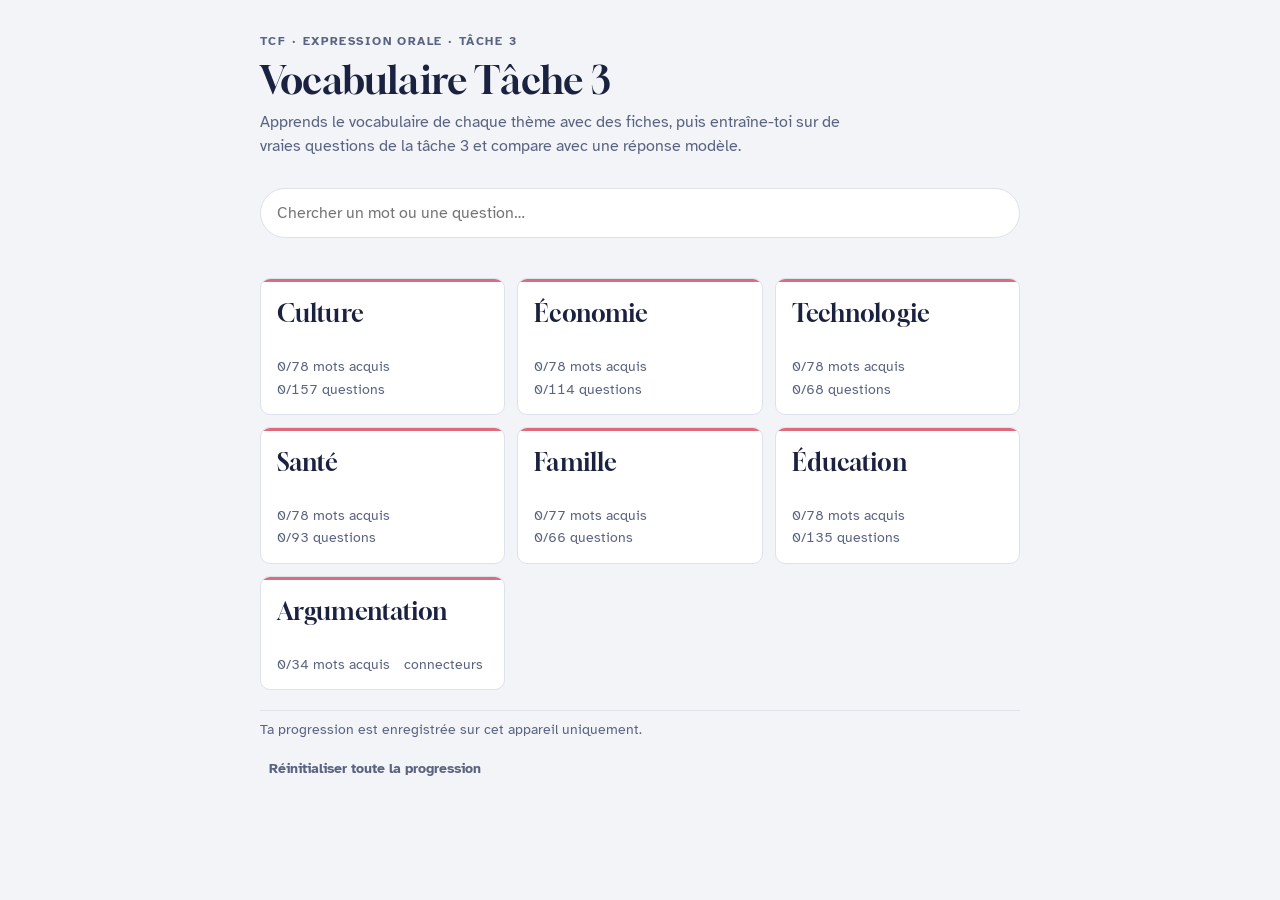
<file: index.html>
<!doctype html>
<html lang="fr">
<head>
<meta charset="utf-8">
<meta name="viewport" content="width=device-width, initial-scale=1, viewport-fit=cover">
<title>Vocabulaire Tâche 3</title>
<link rel="preconnect" href="https://fonts.googleapis.com">
<link rel="preconnect" href="https://fonts.gstatic.com" crossorigin>
<link rel="stylesheet" href="https://fonts.googleapis.com/css2?family=Atkinson+Hyperlegible:wght@400;700&family=Gloock&display=swap">
<link rel="stylesheet" href="app/styles.css">
<style>:root{padding-top:env(safe-area-inset-top,0px);padding-bottom:env(safe-area-inset-bottom,0px)}[hidden]{display:none!important}img{max-width:100%}</style>
</head>
<body>
<main id="app"></main>
<script src="app/app.js"></script>
</body>
</html>
</file>
<file: app/styles.css>
/* Layout: one centred column (max 760px). Home = category index cards; category = tabs over
   flashcards (lined "fiche bristol"), timed practice, and a word list. */
:root {
  --bg: #f2f4f8;
  --surface: #ffffff;
  --ink: #1b2240;
  --muted: #5a6380;
  --line: #dce1ec;
  --rule: #dfe7f7;
  --accent: #1f4bd8;
  --accent-ink: #ffffff;
  --margin: #d6455d;
  --good: #23824f;
  --hl: #ecf77a;
  --hl-ink: #1b2240;
  --conn: #1f4bd8;
  --shadow: 0 1px 2px rgba(27, 34, 64, .06), 0 8px 24px rgba(27, 34, 64, .06);
  --display: "Gloock", Georgia, "Times New Roman", serif;
  --body: "Atkinson Hyperlegible", system-ui, -apple-system, "Segoe UI", sans-serif;
  --radius: 10px;
}
@media (prefers-color-scheme: dark) {
  :root:not([data-theme="light"]) {
    --bg: #0f1322; --surface: #171c30; --ink: #e7eaf4; --muted: #9aa3c0; --line: #2a3150;
    --rule: #222a45; --accent: #8aa6ff; --accent-ink: #0f1322; --margin: #ff7a8e; --good: #5cc98a;
    --hl: #4f5617; --hl-ink: #f3f6d0; --conn: #8aa6ff;
    --shadow: 0 1px 2px rgba(0, 0, 0, .3), 0 8px 24px rgba(0, 0, 0, .25);
    color-scheme: dark;
  }
}
:root[data-theme="dark"] {
  --bg: #0f1322; --surface: #171c30; --ink: #e7eaf4; --muted: #9aa3c0; --line: #2a3150;
  --rule: #222a45; --accent: #8aa6ff; --accent-ink: #0f1322; --margin: #ff7a8e; --good: #5cc98a;
  --hl: #4f5617; --hl-ink: #f3f6d0; --conn: #8aa6ff;
  --shadow: 0 1px 2px rgba(0, 0, 0, .3), 0 8px 24px rgba(0, 0, 0, .25);
  color-scheme: dark;
}

* { box-sizing: border-box; }
html, body { background: var(--bg); color: var(--ink); }
body {
  margin: 0;
  font: 16px/1.5 var(--body);
  padding-left: max(16px, env(safe-area-inset-left, 0px));
  padding-right: max(16px, env(safe-area-inset-right, 0px));
  padding-block: 0 48px;
}
#app { max-width: 760px; margin: 0 auto; display: flex; flex-direction: column; gap: 20px; }
h1, h2, h3 { font-family: var(--display); font-weight: 400; margin: 0; text-wrap: balance; letter-spacing: .005em; }
h1 { font-size: 2.4rem; line-height: 1.05; }
h2 { font-size: 1.7rem; line-height: 1.15; }
h3 { font-size: 1.25rem; }
p { margin: 0; }
button, input, select { font: inherit; color: inherit; }
button { cursor: pointer; }
:focus-visible { outline: 2px solid var(--accent); outline-offset: 2px; }
.muted { color: var(--muted); }
.small { font-size: .875rem; }
.eyebrow { font-size: .75rem; letter-spacing: .12em; text-transform: uppercase; color: var(--muted); font-weight: 700; }
.loading { padding: 64px 0; text-align: center; color: var(--muted); }

/* buttons */
.btn {
  border: 1px solid var(--line); background: var(--surface); border-radius: 999px;
  padding: 9px 16px; font-weight: 700; display: inline-flex; align-items: center; gap: 8px;
  transition: background .15s, border-color .15s;
}
.btn:hover { border-color: var(--accent); }
.btn.primary { background: var(--accent); border-color: var(--accent); color: var(--accent-ink); }
.btn.good { background: var(--good); border-color: var(--good); color: var(--accent-ink); }
.btn.bad { background: transparent; border-color: var(--margin); color: var(--margin); }
.btn.ghost { background: transparent; border-color: transparent; padding-inline: 8px; color: var(--muted); }
.btn.ghost:hover { color: var(--ink); }
.btn[disabled] { opacity: .45; cursor: default; }
.row { display: flex; flex-wrap: wrap; gap: 8px; align-items: center; }
.spread { justify-content: space-between; }

/* top bar */
.topbar {
  position: sticky; top: env(safe-area-inset-top, 0px); z-index: 5;
  background: var(--bg); padding-block: 12px; display: flex; align-items: center; gap: 8px;
  border-bottom: 1px solid var(--line);
}
.topbar h2 { flex: 1; min-width: 0; font-size: 1.4rem; overflow: hidden; text-overflow: ellipsis; white-space: nowrap; }

/* home */
.hero { padding-top: 32px; display: flex; flex-direction: column; gap: 10px; }
.hero p { max-width: 60ch; color: var(--muted); }
.search { width: 100%; padding: 12px 16px; border: 1px solid var(--line); border-radius: 999px; background: var(--surface); }
.cats { display: grid; grid-template-columns: repeat(auto-fill, minmax(220px, 1fr)); gap: 12px; }
.cat {
  text-align: left; border: 1px solid var(--line); background: var(--surface); border-radius: var(--radius);
  padding: 16px 16px 14px; display: flex; flex-direction: column; gap: 10px; position: relative; overflow: hidden;
}
.cat::before { content: ""; position: absolute; left: 0; right: 0; top: 0; height: 3px; background: var(--margin); opacity: .8; }
.cat:hover { border-color: var(--accent); }
.cat h3 { font-size: 1.5rem; }
.cat .stats { display: flex; flex-wrap: wrap; column-gap: 14px; row-gap: 2px; white-space: nowrap; font-size: .85rem; color: var(--muted); font-variant-numeric: tabular-nums; }
.bar { height: 6px; border-radius: 3px; background: var(--rule); overflow: hidden; display: flex; }
.bar i { display: block; height: 100%; }
.bar .m { background: var(--good); }
.bar .s { background: var(--accent); opacity: .45; }
.results { display: flex; flex-direction: column; gap: 6px; }
.result { text-align: left; border: 1px solid var(--line); background: var(--surface); border-radius: 8px; padding: 10px 14px; display: flex; flex-direction: column; gap: 2px; }
.result:hover { border-color: var(--accent); }
.footer { display: flex; flex-direction: column; gap: 8px; align-items: flex-start; padding-top: 8px; border-top: 1px solid var(--line); }

/* tabs */
.tabs { display: flex; gap: 4px; border-bottom: 1px solid var(--line); overflow-x: auto; }
.tab { border: 0; background: none; padding: 10px 14px; font-weight: 700; color: var(--muted); border-bottom: 3px solid transparent; margin-bottom: -1px; white-space: nowrap; }
.tab[aria-selected="true"] { color: var(--ink); border-color: var(--accent); }

/* chips */
.chips { display: flex; flex-wrap: wrap; gap: 6px; }
.chip { border: 1px solid var(--line); background: var(--surface); border-radius: 999px; padding: 5px 12px; font-size: .85rem; font-weight: 700; }
.chip[aria-pressed="true"] { background: var(--ink); color: var(--bg); border-color: var(--ink); }
.badge { display: inline-block; font-size: .7rem; font-weight: 700; letter-spacing: .08em; text-transform: uppercase; color: var(--muted); border: 1px solid var(--line); border-radius: 4px; padding: 1px 6px; }

/* flashcard: a lined index card */
.deck { display: flex; flex-direction: column; gap: 14px; }
.progress { display: flex; align-items: center; gap: 12px; font-variant-numeric: tabular-nums; font-size: .9rem; color: var(--muted); }
.progress .bar { flex: 1; }
.card {
  position: relative; border-radius: 6px; background-color: var(--surface); box-shadow: var(--shadow);
  border: 1px solid var(--line); min-height: 300px; padding: 52px 24px 24px; cursor: pointer;
  background-image:
    linear-gradient(var(--margin), var(--margin)),
    repeating-linear-gradient(to bottom, transparent 0 31px, var(--rule) 31px 32px);
  background-size: 100% 2px, 100% 100%;
  background-position: 0 40px, 0 40px;
  background-repeat: no-repeat, no-repeat;
  display: flex; flex-direction: column; justify-content: center; gap: 16px; text-align: center;
  user-select: none;
}
.card .meta { position: absolute; top: 10px; left: 16px; right: 16px; display: flex; justify-content: space-between; align-items: center; }
.card .word { font-family: var(--display); font-size: clamp(2rem, 7vw, 2.9rem); line-height: 1.1; overflow-wrap: anywhere; }
.card .en { font-size: 1.35rem; font-weight: 700; }
.card .fr-small { font-family: var(--display); font-size: 1.6rem; line-height: 1.15; }
.card .ex { font-size: 1.05rem; line-height: 1.6; text-align: left; max-width: 60ch; margin: 0 auto; }
.card .ex b { background: var(--hl); color: var(--hl-ink); padding: 0 2px; border-radius: 2px; }
.card .hint { font-size: .85rem; color: var(--muted); }
.card .stage { display: flex; gap: 3px; }
.card .stage i { width: 7px; height: 7px; border-radius: 50%; background: var(--line); }
.card .stage i.on { background: var(--good); }
.answer { display: grid; grid-template-columns: 1fr 1fr; gap: 10px; }
.answer .btn { justify-content: center; padding-block: 13px; }
.settings { display: flex; flex-direction: column; gap: 10px; padding: 14px; border: 1px dashed var(--line); border-radius: var(--radius); }
.settings label { font-size: .8rem; font-weight: 700; color: var(--muted); }
.summary { display: flex; flex-direction: column; gap: 16px; padding: 28px 24px; background: var(--surface); border: 1px solid var(--line); border-radius: var(--radius); }
.summary .nums { display: flex; gap: 28px; font-variant-numeric: tabular-nums; }
.summary .nums b { display: block; font-family: var(--display); font-size: 2.2rem; font-weight: 400; }
.kbd { font-size: .75rem; color: var(--muted); }

/* practice */
.qlist { display: flex; flex-direction: column; gap: 6px; }
.qitem { text-align: left; border: 1px solid var(--line); background: var(--surface); border-radius: 8px; padding: 12px 14px; display: grid; grid-template-columns: 22px 1fr; gap: 10px; align-items: start; }
.qitem:hover { border-color: var(--accent); }
.qitem .tick { color: var(--good); font-weight: 700; }
.question { font-family: var(--display); font-size: clamp(1.45rem, 4.6vw, 2rem); line-height: 1.25; }
.stagebox { display: flex; flex-direction: column; gap: 16px; padding: 22px; background: var(--surface); border: 1px solid var(--line); border-radius: var(--radius); }
.timer { font-family: var(--display); font-size: clamp(3.4rem, 15vw, 5.2rem); line-height: 1; font-variant-numeric: tabular-nums; letter-spacing: .02em; }
.timer.low { color: var(--margin); }
.hints { display: flex; flex-wrap: wrap; gap: 6px; }
.hints span { border: 1px solid var(--line); border-radius: 6px; padding: 4px 10px; font-size: .9rem; background: var(--bg); }
.hints span em { font-style: normal; color: var(--muted); }
.rec { display: flex; flex-wrap: wrap; gap: 10px; align-items: center; }
.rec audio { max-width: 100%; }
.dot { width: 10px; height: 10px; border-radius: 50%; background: var(--margin); display: inline-block; animation: pulse 1s infinite; }
@keyframes pulse { 50% { opacity: .3; } }
.response { display: flex; flex-direction: column; gap: 14px; font-size: 1.05rem; line-height: 1.75; }
.response p { max-width: 68ch; }
.response mark { background: var(--hl); color: var(--hl-ink); border-radius: 2px; padding: 0 1px; cursor: pointer; }
.response .c { color: var(--conn); font-weight: 700; cursor: pointer; text-decoration: underline; text-decoration-thickness: 1px; text-underline-offset: 3px; }
.response.struct { gap: 18px; }
.response.struct section { display: flex; flex-direction: column; gap: 4px; }
.response.struct h4 { margin: 0; font-size: .78rem; letter-spacing: .08em; text-transform: uppercase; color: var(--conn); }
.response.struct p, .legend .tpl { color: var(--muted); }
.response .fill, .legend .fill { color: var(--ink); font-weight: 700; }
.legend { display: flex; flex-wrap: wrap; gap: 14px; font-size: .85rem; color: var(--muted); }
.legend mark { background: var(--hl); color: var(--hl-ink); padding: 0 4px; border-radius: 2px; }
.legend .c { color: var(--conn); font-weight: 700; text-decoration: underline; }

/* word popover: bottom sheet */
.sheet {
  position: fixed; left: 0; right: 0; bottom: 0; z-index: 20;
  padding: 18px max(16px, env(safe-area-inset-right, 0px)) calc(18px + env(safe-area-inset-bottom, 0px)) max(16px, env(safe-area-inset-left, 0px));
  background: var(--surface); border-top: 1px solid var(--line); box-shadow: 0 -10px 30px rgba(0, 0, 0, .15);
}
.sheet .in { max-width: 760px; margin: 0 auto; display: flex; flex-direction: column; gap: 8px; }
.sheet .word { font-family: var(--display); font-size: 1.7rem; }

.select { padding: 8px 12px; border: 1px solid var(--line); border-radius: 8px; background: var(--surface); max-width: 100%; }
.toast {
  position: fixed; z-index: 30; left: max(16px, env(safe-area-inset-left, 0px)); right: max(16px, env(safe-area-inset-right, 0px));
  bottom: calc(16px + env(safe-area-inset-bottom, 0px)); max-width: 640px; margin: 0 auto;
  display: flex; gap: 8px; align-items: flex-start; padding: 14px 16px; border-radius: var(--radius);
  background: var(--ink); color: var(--bg); box-shadow: var(--shadow); font-size: .92rem; line-height: 1.5;
}
.toast .btn.ghost { color: var(--bg); }

/* list */
.words { display: flex; flex-direction: column; }
.wrow { display: grid; grid-template-columns: 12px minmax(0, 1fr) minmax(0, 1fr); gap: 12px; padding: 11px 4px; border-bottom: 1px solid var(--line); text-align: left; background: none; border-left: 0; border-right: 0; border-top: 0; align-items: baseline; }
.wrow .fr { font-weight: 700; }
.wrow .s { width: 9px; height: 9px; border-radius: 50%; background: var(--line); align-self: center; }
.wrow .s.started { background: var(--accent); opacity: .6; }
.wrow .s.mastered { background: var(--good); }
.wrow .ex { grid-column: 2 / -1; font-size: .95rem; line-height: 1.6; color: var(--muted); }
.wrow .ex b { background: var(--hl); color: var(--hl-ink); font-weight: 400; padding: 0 2px; }
.confirm { display: flex; flex-wrap: wrap; gap: 8px; align-items: center; padding: 10px 14px; border: 1px solid var(--margin); border-radius: 8px; }
.notice { padding: 10px 14px; border-radius: 8px; background: var(--rule); font-size: .9rem; }

@media (max-width: 520px) {
  h1 { font-size: 2rem; }
  .card { min-height: 260px; padding-inline: 18px; }
  .wrow { grid-template-columns: 12px minmax(0, 1fr); }
  .wrow .en { grid-column: 2; }
}
@media (prefers-reduced-motion: reduce) {
  * { transition: none !important; animation: none !important; }
}
</file>
